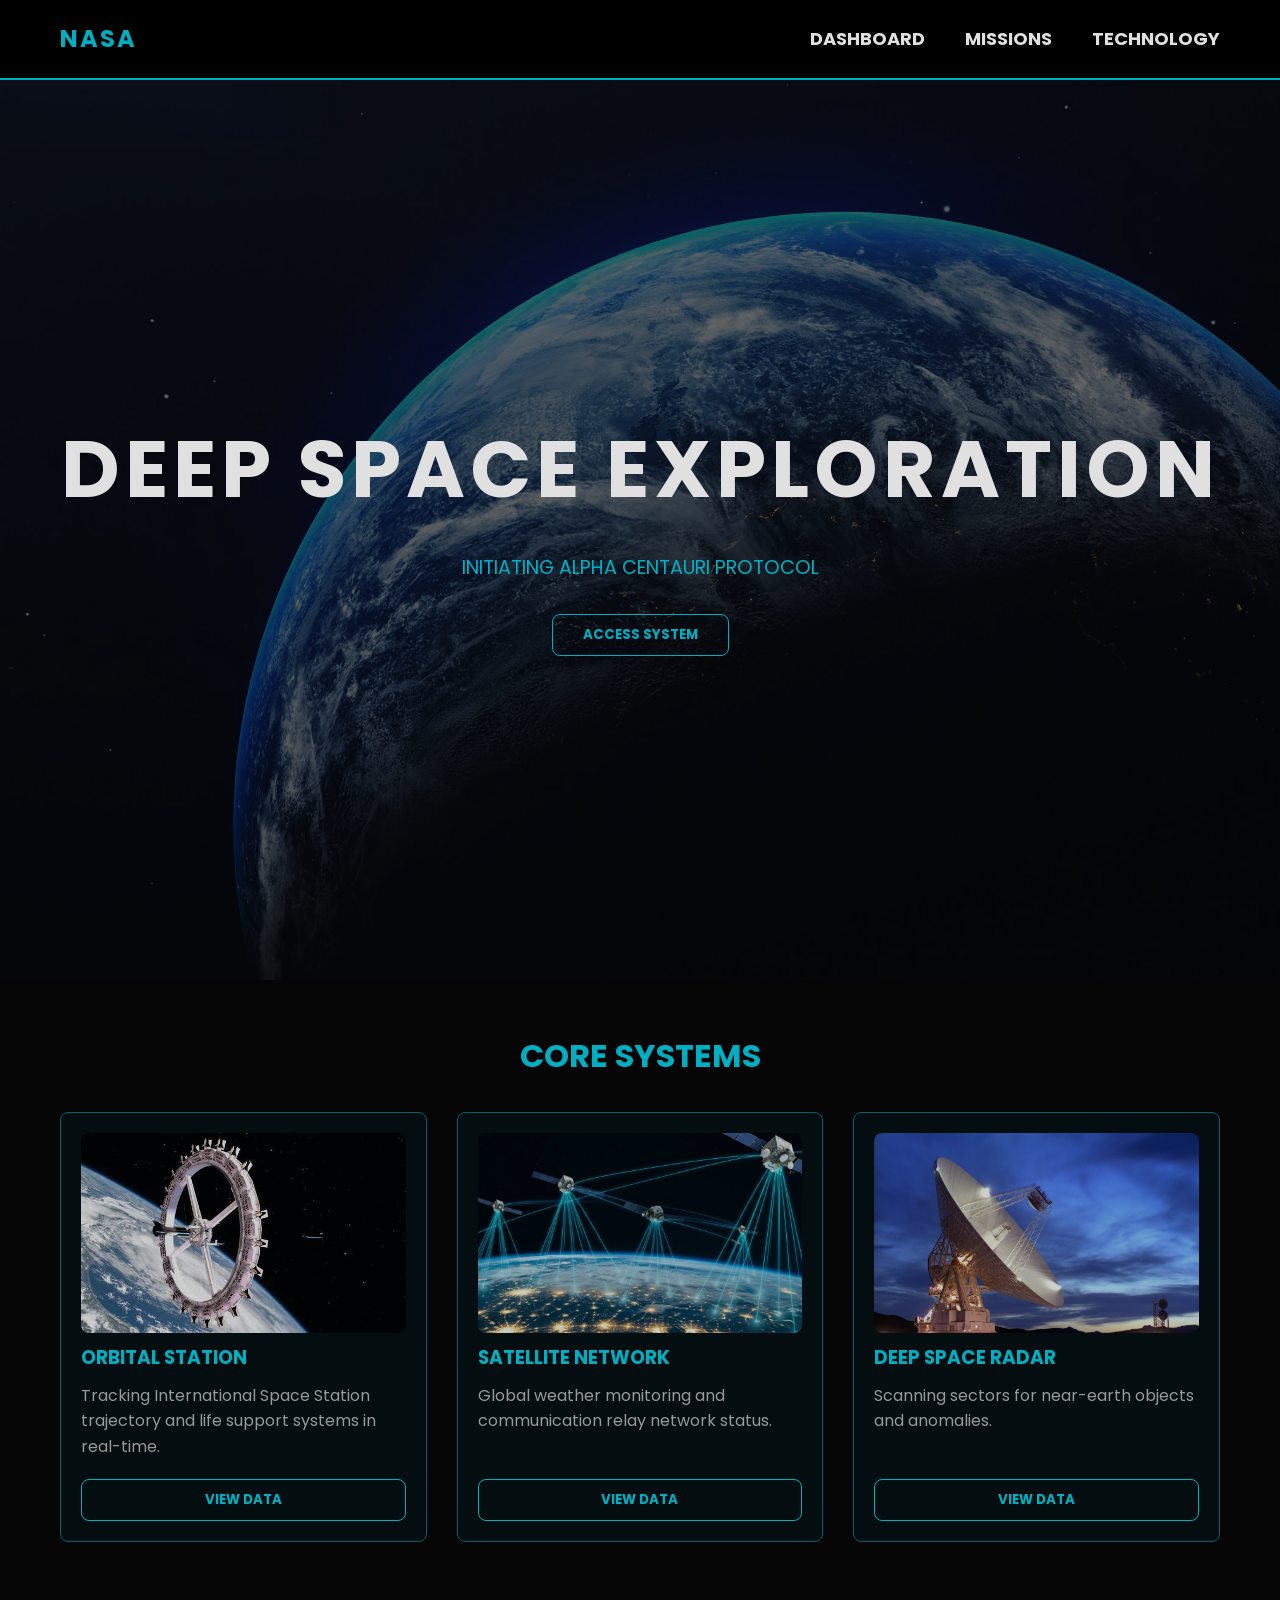
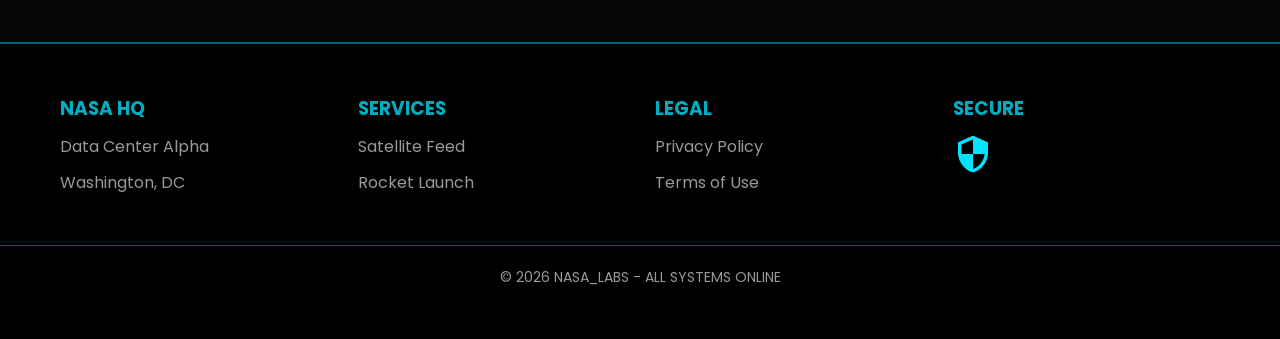
<file: index.html>
<!DOCTYPE html>
<html lang="en">
<head>
    <meta charset="UTF-8">
    <meta name="viewport" content="width=device-width, initial-scale=1.0">
    <title>NASA | COMMAND CENTER</title>
    <link href="https://fonts.googleapis.com/css2?family=Poppins:wght@400;700&display=swap" rel="stylesheet">
    <link rel="stylesheet" href="https://fonts.googleapis.com/icon?family=Material+Icons">
    <link rel="stylesheet" href="css/main.css">
</head>
<body>
    <header>
        <div class="container nav-container">
            <div class="logo">NASA</div>
            <nav class="nav-bar">
                <a href="index.html">DASHBOARD</a>
                <a href="layout1.html">MISSIONS</a>
                <a href="layout2.html">TECHNOLOGY</a>
            </nav>
            <div class="bars material-icons">menu</div>
        </div>
    </header>

    <section class="hero">
        <img src="pic/1.jpg" class="hero-image" alt="NASA Hero">
        
        <div class="hero-content">
            <h1>DEEP SPACE EXPLORATION</h1>
            <p>INITIATING ALPHA CENTAURI PROTOCOL</p>
            <button class="btn-cyan">Access System</button>
        </div>
    </section>

    <main class="container">
        <h2 class="section-title">CORE SYSTEMS</h2>
        <div class="grid-layout">
            <div class="card-tech">
                <img src="pic/2.jpg" alt="Space Station">
                <h3>ORBITAL STATION</h3>
                <p>Tracking International Space Station trajectory and life support systems in real-time.</p>
                <button class="btn-cyan">View Data</button>
            </div>
            <div class="card-tech">
                <img src="pic/3.jpg" alt="Earth">
                <h3>SATELLITE NETWORK</h3>
                <p>Global weather monitoring and communication relay network status.</p>
                <button class="btn-cyan">View Data</button>
            </div>
            <div class="card-tech">
                <img src="pic/4.jpg" alt="Void">
                <h3>DEEP SPACE RADAR</h3>
                <p>Scanning sectors for near-earth objects and anomalies.</p>
                <button class="btn-cyan">View Data</button>
            </div>
        </div>
    </main>

    <footer>
        <div class="container footer-grid">
            <div class="footer-col"><h3>NASA HQ</h3><p>Data Center Alpha</p><p>Washington, DC</p></div>
            <div class="footer-col"><h3>SERVICES</h3><p>Satellite Feed</p><p>Rocket Launch</p></div>
            <div class="footer-col"><h3>LEGAL</h3><p>Privacy Policy</p><p>Terms of Use</p></div>
            <div class="footer-col"><h3>SECURE</h3><span class="material-icons" style="color:#00e5ff; font-size:40px;">security</span></div>
        </div>
        <div class="copyright"><p>&copy; 2026 NASA_LABS - ALL SYSTEMS ONLINE</p></div>
    </footer>

    <script src="js/script.js"></script>
</body>
</html>
</file>
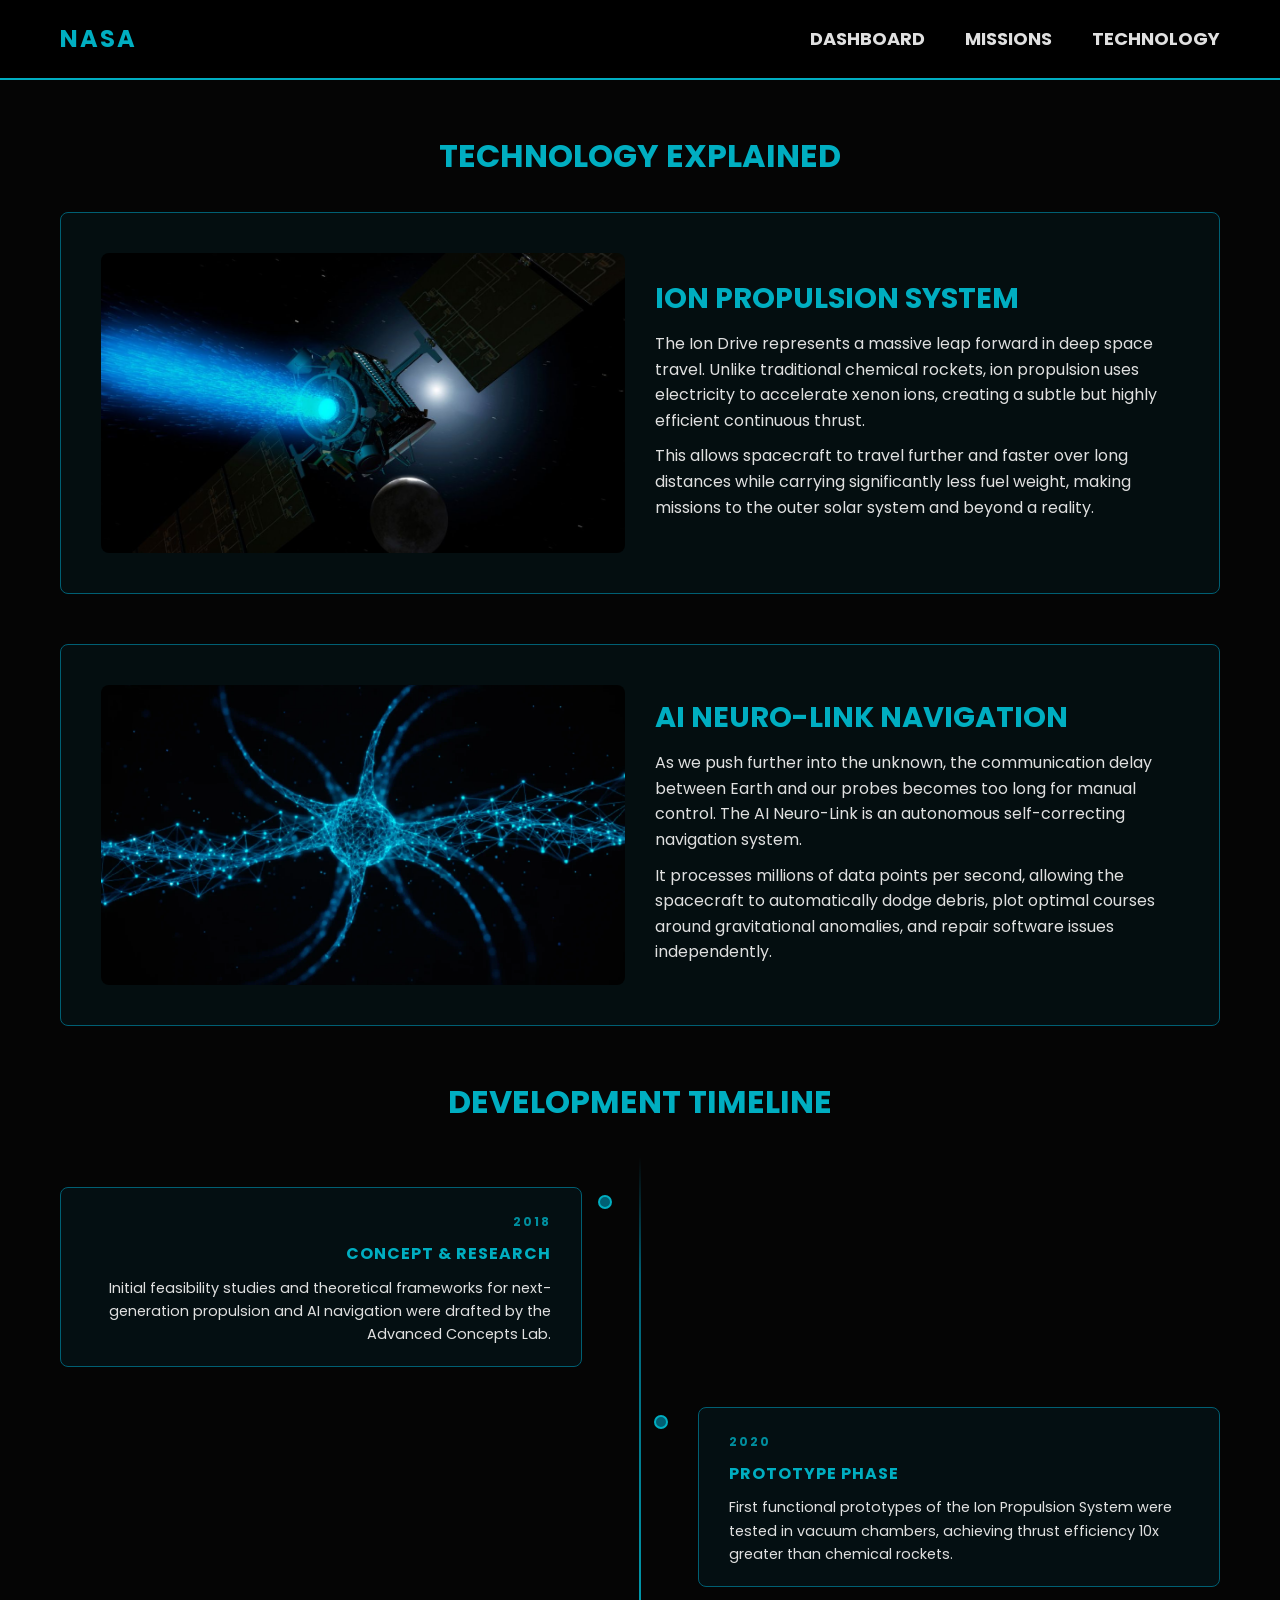
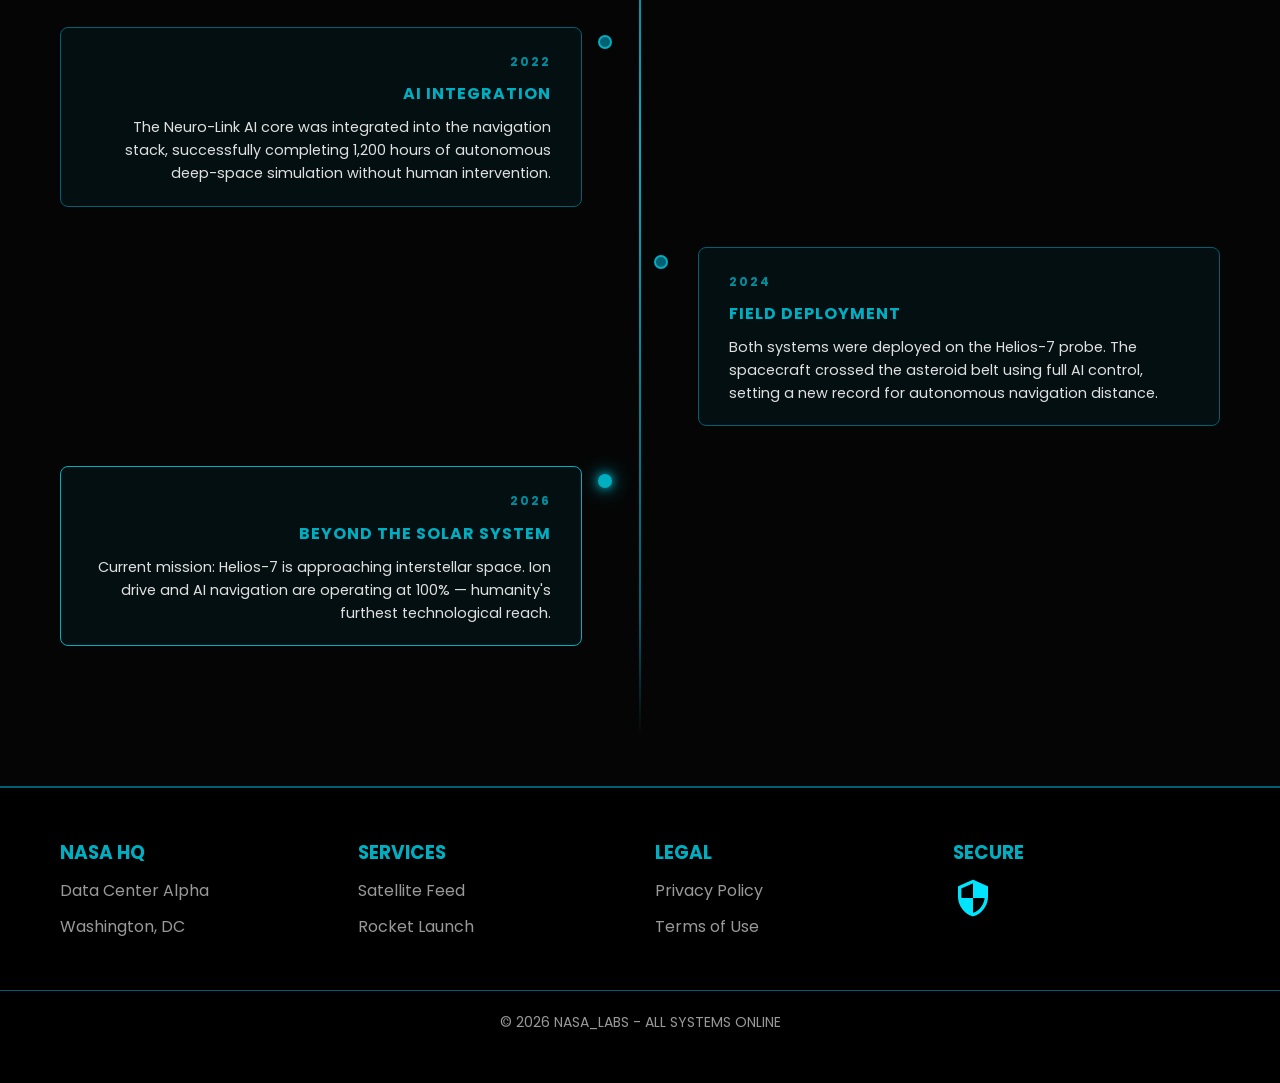
<file: layout2.html>
<!DOCTYPE html>
<html lang="en">
<head>
    <meta charset="UTF-8">
    <meta name="viewport" content="width=device-width, initial-scale=1.0">
    <title>NASA | TECHNOLOGY EXPLAINED</title>
    <link href="https://fonts.googleapis.com/css2?family=Poppins:wght@400;700&display=swap" rel="stylesheet">
    <link rel="stylesheet" href="https://fonts.googleapis.com/icon?family=Material+Icons">
    <link rel="stylesheet" href="css/main.css">
</head>
<body>
    <header>
        <div class="container nav-container">
            <div class="logo">NASA</div>
            <nav class="nav-bar">
                <a href="index.html">DASHBOARD</a>
                <a href="layout1.html">MISSIONS</a>
                <a href="layout2.html">TECHNOLOGY</a>
            </nav>
            <div class="bars material-icons">menu</div>
        </div>
    </header>

    <main class="container">
        <h2 class="section-title">TECHNOLOGY EXPLAINED</h2>
        
        <div class="article-box">
            <img src="pic/14.jpg" alt="Ion Drive">
            <div class="article-text">
                <h3>ION PROPULSION SYSTEM</h3>
                <p>The Ion Drive represents a massive leap forward in deep space travel. Unlike traditional chemical rockets, ion propulsion uses electricity to accelerate xenon ions, creating a subtle but highly efficient continuous thrust.</p>
                <p>This allows spacecraft to travel further and faster over long distances while carrying significantly less fuel weight, making missions to the outer solar system and beyond a reality.</p>
            </div>
        </div>

        <div class="article-box">
            <img src="pic/15.png" alt="AI Core">
            <div class="article-text">
                <h3>AI NEURO-LINK NAVIGATION</h3>
                <p>As we push further into the unknown, the communication delay between Earth and our probes becomes too long for manual control. The AI Neuro-Link is an autonomous self-correcting navigation system.</p>
                <p>It processes millions of data points per second, allowing the spacecraft to automatically dodge debris, plot optimal courses around gravitational anomalies, and repair software issues independently.</p>
            </div>
        </div>

        <!-- Timeline Section -->
        <h2 class="section-title">DEVELOPMENT TIMELINE</h2>
        <div class="timeline">

            <div class="timeline-item timeline-left">
                <div class="timeline-dot"></div>
                <div class="timeline-content">
                    <span class="timeline-year">2018</span>
                    <h3>CONCEPT &amp; RESEARCH</h3>
                    <p>Initial feasibility studies and theoretical frameworks for next-generation propulsion and AI navigation were drafted by the Advanced Concepts Lab.</p>
                </div>
            </div>

            <div class="timeline-item timeline-right">
                <div class="timeline-dot"></div>
                <div class="timeline-content">
                    <span class="timeline-year">2020</span>
                    <h3>PROTOTYPE PHASE</h3>
                    <p>First functional prototypes of the Ion Propulsion System were tested in vacuum chambers, achieving thrust efficiency 10x greater than chemical rockets.</p>
                </div>
            </div>

            <div class="timeline-item timeline-left">
                <div class="timeline-dot"></div>
                <div class="timeline-content">
                    <span class="timeline-year">2022</span>
                    <h3>AI INTEGRATION</h3>
                    <p>The Neuro-Link AI core was integrated into the navigation stack, successfully completing 1,200 hours of autonomous deep-space simulation without human intervention.</p>
                </div>
            </div>

            <div class="timeline-item timeline-right">
                <div class="timeline-dot"></div>
                <div class="timeline-content">
                    <span class="timeline-year">2024</span>
                    <h3>FIELD DEPLOYMENT</h3>
                    <p>Both systems were deployed on the Helios-7 probe. The spacecraft crossed the asteroid belt using full AI control, setting a new record for autonomous navigation distance.</p>
                </div>
            </div>

            <div class="timeline-item timeline-left">
                <div class="timeline-dot active"></div>
                <div class="timeline-content active">
                    <span class="timeline-year">2026</span>
                    <h3>BEYOND THE SOLAR SYSTEM</h3>
                    <p>Current mission: Helios-7 is approaching interstellar space. Ion drive and AI navigation are operating at 100% — humanity's furthest technological reach.</p>
                </div>
            </div>

        </div>
    </main>

    <footer>
        <div class="container footer-grid">
            <div class="footer-col"><h3>NASA HQ</h3><p>Data Center Alpha</p><p>Washington, DC</p></div>
            <div class="footer-col"><h3>SERVICES</h3><p>Satellite Feed</p><p>Rocket Launch</p></div>
            <div class="footer-col"><h3>LEGAL</h3><p>Privacy Policy</p><p>Terms of Use</p></div>
            <div class="footer-col"><h3>SECURE</h3><span class="material-icons" style="color:#00e5ff; font-size:40px;">security</span></div>
        </div>
        <div class="copyright"><p>&copy; 2026 NASA_LABS - ALL SYSTEMS ONLINE</p></div>
    </footer>

    <script src="js/script.js"></script>
</body>
</html>
</file>
<file: css/main.css>
* {
  margin: 0;
  padding: 0;
  box-sizing: border-box;
}

body {
  background-color: #050505;
  color: #e0e0e0;
  font-family: "Poppins", sans-serif;
  line-height: 1.6;
  overflow-x: hidden;
}

a {
  text-decoration: none;
  color: inherit;
}

ul {
  list-style: none;
}

img {
  width: 100%;
  display: block;
}

.container {
  max-width: 1200px;
  margin: 0 auto;
  padding: 0 20px;
}

.btn-cyan {
  background: transparent;
  color: #00aec1;
  border: 1px solid #00aec1;
  cursor: pointer;
  text-transform: uppercase;
  transition: 0.3s;
  border-radius: 8px;
  padding: 10px 30px;
  font-weight: bold;
  font-family: "Poppins", sans-serif;
}
.btn-cyan:hover {
  background: #00aec1;
  color: #050505;
  box-shadow: 0 0 10px #00aec1;
}

.card-tech {
  background: rgba(0, 95, 115, 0.1);
  border: 1px solid #005f73;
  border-radius: 8px;
  transition: 0.3s;
  padding: 20px;
  display: flex;
  flex-direction: column;
  height: 100%;
}
.card-tech h3 {
  color: #00aec1;
  margin-top: 10px;
  margin-bottom: 10px;
}
.card-tech p {
  color: #999999;
  margin-bottom: 20px;
}
.card-tech img {
  border-radius: 8px;
  opacity: 0.8;
  transition: 0.3s;
  height: 200px;
  object-fit: cover;
}
.card-tech .btn-cyan {
  width: 100%;
  text-align: center;
  margin-top: auto;
}
.card-tech:hover {
  border-color: #00aec1;
  box-shadow: 0 0 20px rgba(0, 229, 255, 0.2);
  transform: translateY(-5px);
}
.card-tech:hover img {
  opacity: 1;
}

header {
  background: #000000;
  padding: 20px 0;
  border-bottom: 2px solid #00aec1;
  position: sticky;
  top: 0;
  z-index: 1000;
}
header .nav-container {
  display: flex;
  justify-content: space-between;
  align-items: center;
}
header .logo {
  font-size: 24px;
  font-weight: bold;
  color: #00aec1;
  letter-spacing: 2px;
}
header .bars {
  font-size: 30px;
  color: #00aec1;
  cursor: pointer;
}
header .nav-bar {
  position: absolute;
  top: 100%;
  right: -100%;
  background: #050505;
  width: 70%;
  height: 100vh;
  display: flex;
  flex-direction: column;
  padding: 30px;
  transition: 0.4s;
  border-left: 1px solid #00aec1;
  z-index: 1001;
}
header .nav-bar.active {
  right: 0;
}
header .nav-bar a {
  padding: 20px 0;
  font-size: 18px;
  border-bottom: 1px solid #005f73;
  font-weight: bold;
  transition: 0.3s;
}
header .nav-bar a:hover {
  color: #00aec1;
}

.hero {
  height: 100vh;
  position: relative;
  overflow: hidden;
  display: flex;
  justify-content: center;
  align-items: center;
  text-align: center;
  padding: 20px;
}
.hero::after {
  content: "";
  position: absolute;
  top: 0;
  left: 0;
  width: 100%;
  height: 100%;
  background-color: #000000;
  opacity: 0.6;
  z-index: 2;
}
.hero .hero-image {
  position: absolute;
  top: 0;
  left: 0;
  width: 100%;
  height: 100%;
  object-fit: cover;
  z-index: 1;
}
.hero .hero-content {
  position: relative;
  z-index: 3;
}
.hero .hero-content h1 {
  font-size: 3rem;
  color: #e0e0e0;
  letter-spacing: 5px;
  margin-bottom: 20px;
  text-transform: uppercase;
}
.hero .hero-content p {
  font-size: 1.2rem;
  color: #00aec1;
  margin-bottom: 30px;
}

.section-title {
  color: #00aec1;
  text-align: center;
  margin-top: 50px;
  margin-bottom: 30px;
  font-size: 2rem;
}

.grid-layout {
  display: grid;
  grid-template-columns: 1fr;
  gap: 30px;
  padding-bottom: 50px;
}

.article-box {
  display: grid;
  grid-template-columns: 1fr;
  gap: 30px;
  margin-bottom: 50px;
  background: rgba(0, 95, 115, 0.1);
  border: 1px solid #005f73;
  border-radius: 8px;
  padding: 20px;
}
.article-box img {
  border-radius: 8px;
  height: 300px;
  object-fit: cover;
}
.article-box .article-text {
  display: flex;
  flex-direction: column;
  justify-content: center;
}
.article-box .article-text h3 {
  color: #00aec1;
  font-size: 1.8rem;
  margin-bottom: 10px;
}
.article-box .article-text p {
  color: #e0e0e0;
  margin-bottom: 10px;
}

footer {
  background: #000000;
  padding: 50px 0;
  border-top: 2px solid #005f73;
  margin-top: 50px;
}
footer .footer-grid {
  display: grid;
  grid-template-columns: 1fr;
  gap: 30px;
}
footer .footer-col h3 {
  color: #00aec1;
  margin-bottom: 10px;
}
footer .footer-col p {
  color: #999999;
  margin-bottom: 10px;
}
footer .copyright {
  text-align: center;
  margin-top: 40px;
  padding-top: 20px;
  border-top: 1px solid #005f73;
  color: #999999;
  font-size: 14px;
}

.timeline {
  position: relative;
  padding: 30px 0 50px;
  margin-bottom: 50px;
}

.timeline::before {
  content: "";
  position: absolute;
  left: 16px;
  top: 0;
  bottom: 0;
  width: 2px;
  background: linear-gradient(to bottom, transparent, #005f73 10%, #00aec1 50%, #005f73 90%, transparent);
}

.timeline-item {
  position: relative;
  width: 100%;
  padding-left: 50px;
  text-align: left;
  margin-bottom: 40px;
}

.timeline-dot {
  position: absolute;
  top: 8px;
  left: 10px;
  width: 14px;
  height: 14px;
  border-radius: 50%;
  background: #005f73;
  border: 2px solid #00aec1;
  z-index: 1;
}

.timeline-dot.active {
  background: #00aec1;
  box-shadow: 0 0 10px #00aec1, 0 0 20px #00aec1;
}

.timeline-content {
  background: rgba(0, 95, 115, 0.12);
  border: 1px solid #005f73;
  border-radius: 8px;
  padding: 20px 30px;
  transition: 0.3s;
}

.timeline-content:hover {
  border-color: #00aec1;
  box-shadow: 0 0 15px rgba(0, 174, 193, 0.15);
}

.timeline-content.active {
  border-color: #00aec1;
}

.timeline-content h3 {
  color: #00aec1;
  font-size: 1rem;
  letter-spacing: 1px;
  margin-bottom: 10px;
}

.timeline-content p {
  color: #e0e0e0;
  font-size: 0.9rem;
  line-height: 1.6;
}

.timeline-year {
  display: inline-block;
  font-size: 0.75rem;
  font-weight: bold;
  color: #00aec1;
  letter-spacing: 2px;
  margin-bottom: 10px;
  opacity: 0.8;
}

@media (min-width: 768px) {
  header .bars {
    display: none;
  }
  header .nav-bar {
    position: static;
    flex-direction: row;
    width: auto;
    height: auto;
    background: transparent;
    border: none;
    padding: 0;
  }
  header .nav-bar a {
    border: none;
    margin-left: 40px;
    padding: 0;
  }
  .hero .hero-content h1 {
    font-size: 5rem;
  }
  .grid-layout {
    grid-template-columns: 1fr 1fr 1fr;
  }
  .article-box {
    grid-template-columns: 1fr 1fr;
    padding: 40px;
  }
  footer .footer-grid {
    grid-template-columns: 1fr 1fr 1fr 1fr;
  }
  .timeline::before {
    left: 50%;
    transform: translateX(-50%);
  }
  .timeline-item {
    width: 45%;
    padding-left: 0;
  }
  .timeline-item.timeline-left {
    left: 0;
    text-align: right;
  }
  .timeline-item.timeline-left .timeline-dot {
    left: auto;
    right: -7%;
  }
  .timeline-item.timeline-right {
    left: 55%;
    text-align: left;
  }
  .timeline-item.timeline-right .timeline-dot {
    left: -7%;
    right: auto;
  }
  .timeline-dot {
    left: auto;
    transform: translateX(-50%);
  }
}/*# sourceMappingURL=main.css.map */
</file>
